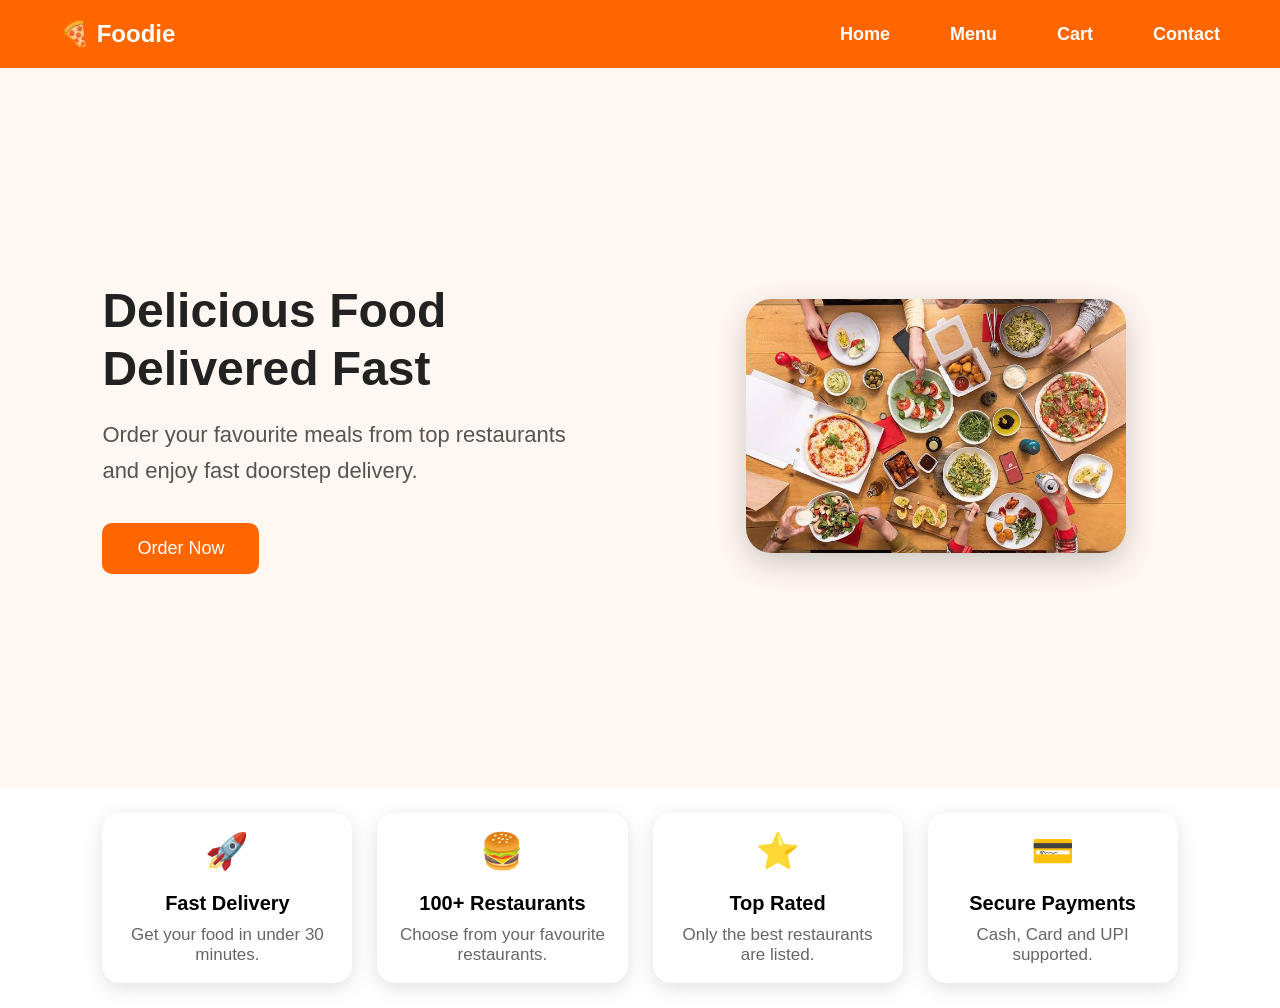
<file: index.html>
<!DOCTYPE html>
<html lang="en">
<head>
    <meta charset="UTF-8">
    <meta name="viewport" content="width=device-width, initial-scale=1.0">
    <title>Foodie</title>

    <link rel="stylesheet" href="./css/style.css">
    <script src="./js/script.js" defer></script>
</head>

<body>

<nav>
    <h2>🍕 Foodie</h2>

    <ul>
        <li><a href="index.html">Home</a></li>
        <li><a href="menu.html">Menu</a></li>
        <li><a href="cart.html">Cart</a></li>
        <li><a href="contact.html">Contact</a></li>
    </ul>
</nav>

<section class="hero">

    <div class="hero-left">

        <h1>Delicious Food Delivered Fast</h1>

        <p>
            Order your favourite meals from top restaurants and
            enjoy fast doorstep delivery.
        </p>

        <a href="menu.html">
            <button class="btn">Order Now</button>
        </a>

        

    </div>

    <div class="hero-right">

        <img src="./images/hero.png" alt="Food">

    </div>

</section>

<section class="features">

    <div class="feature-card">
        🚀
        <h3>Fast Delivery</h3>
        <p>Get your food in under 30 minutes.</p>
    </div>

    <div class="feature-card">
        🍔
        <h3>100+ Restaurants</h3>
        <p>Choose from your favourite restaurants.</p>
    </div>

    <div class="feature-card">
        ⭐
        <h3>Top Rated</h3>
        <p>Only the best restaurants are listed.</p>
    </div>

    <div class="feature-card">
        💳
        <h3>Secure Payments</h3>
        <p>Cash, Card and UPI supported.</p>
    </div>

</section>

</bod

</body>

</html>
</file>
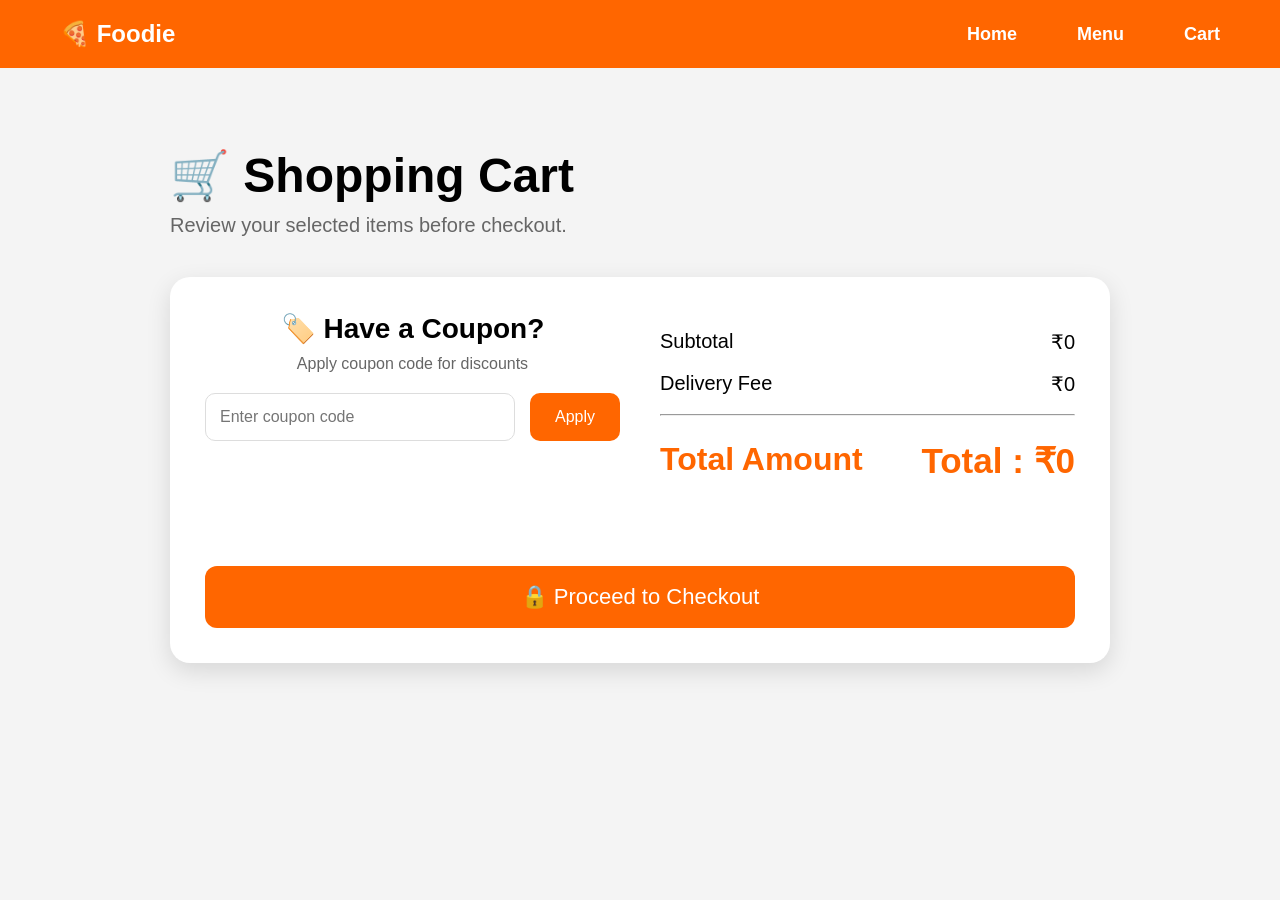
<file: cart.html>
<!DOCTYPE html>
<html lang="en">

<head>
    <meta charset="UTF-8">
    <meta name="viewport" content="width=device-width, initial-scale=1.0">
    <title>Foodie - Cart</title>

    <link rel="stylesheet" href="./css/style.css">
    <script src="./js/script.js" defer></script>
</head>

<body>

    <nav>
        <h2>🍕 Foodie</h2>

        <ul>
            <li><a href="index.html">Home</a></li>
            <li><a href="menu.html">Menu</a></li>
            <li><a href="cart.html">Cart</a></li>
        </ul>
    </nav>
<section class="cart-page">
<div class="cart-header">

    <h1>🛒 Shopping Cart</h1>

</div>

    <p class="cart-subtitle">
        Review your selected items before checkout.
    </p>

    <div id="cart-items"></div>

<div class="cart-summary">

    <div class="coupon-section">

        <h3>🏷️ Have a Coupon?</h3>

        <p>Apply coupon code for discounts</p>

        <div class="coupon-box">

            <input
                type="text"
                placeholder="Enter coupon code">

            <button>Apply</button>

        </div>

    </div>

    <div class="bill-section">

        <div class="bill-row">

            <span>Subtotal</span>

            <span id="subtotal">₹0</span>

        </div>

        <div class="bill-row">

            <span>Delivery Fee</span>

            <span>₹0</span>

        </div>

        <hr>

        <div class="bill-total">

            <span>Total Amount</span>

            <span id="total">₹0</span>

        </div>

    </div>

    <button
        class="checkout-btn"
        onclick="goToCheckout()">

        🔒 Proceed to Checkout

    </button>

</div>

</section>
</body>

</html>
</file>
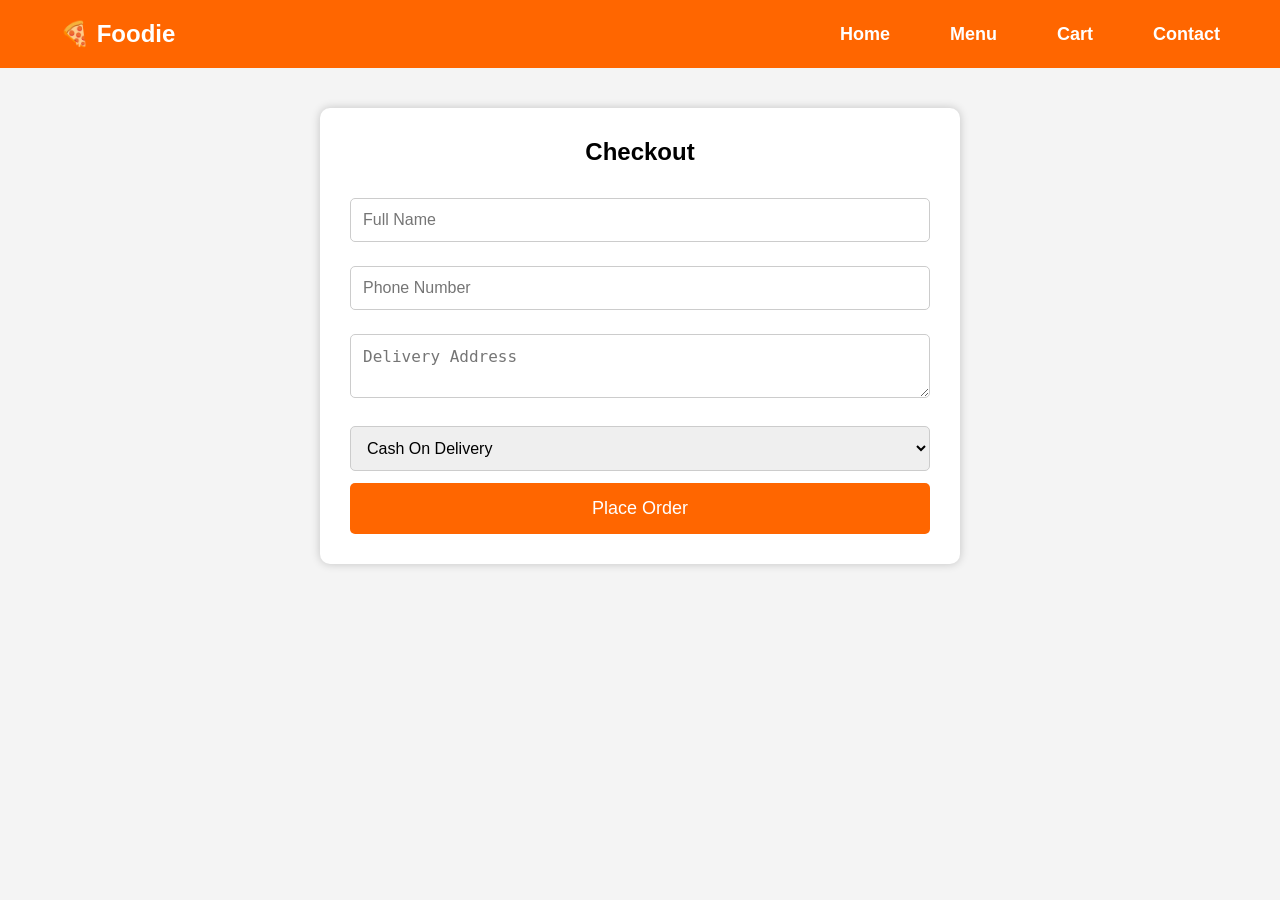
<file: checkout.html>
<!DOCTYPE html>
<html lang="en">

<head>
    <meta charset="UTF-8">
    <meta name="viewport" content="width=device-width, initial-scale=1.0">
    <title>Checkout - Foodie</title>

    <link rel="stylesheet" href="./css/style.css">
    <script src="./js/script.js" defer></script>
</head>

<body>

    <nav>
        <h2>🍕 Foodie</h2>

        <ul>
            <li><a href="index.html">Home</a></li>
            <li><a href="menu.html">Menu</a></li>
            <li><a href="cart.html">Cart</a></li>
           <li> <a href="contact.html">Contact</a></li>
        </ul>
    </nav>

    <section class="checkout">

        <h1>Checkout</h1>

        <form id="checkoutForm">

            <input type="text" id="name" placeholder="Full Name" required>

            <input type="text" id="phone" placeholder="Phone Number" required>

            <textarea id="address" placeholder="Delivery Address" required></textarea>

            <select id="paymentMethod" required>
    <option value="COD">Cash On Delivery</option>
    <option value="UPI">UPI</option>
    <option value="Card">Credit / Debit Card</option>
    <option value="NetBanking">Net Banking</option>
</select>

            <button type="submit">Place Order</button>

        </form>

    </section>

</body>

</html>
</file>
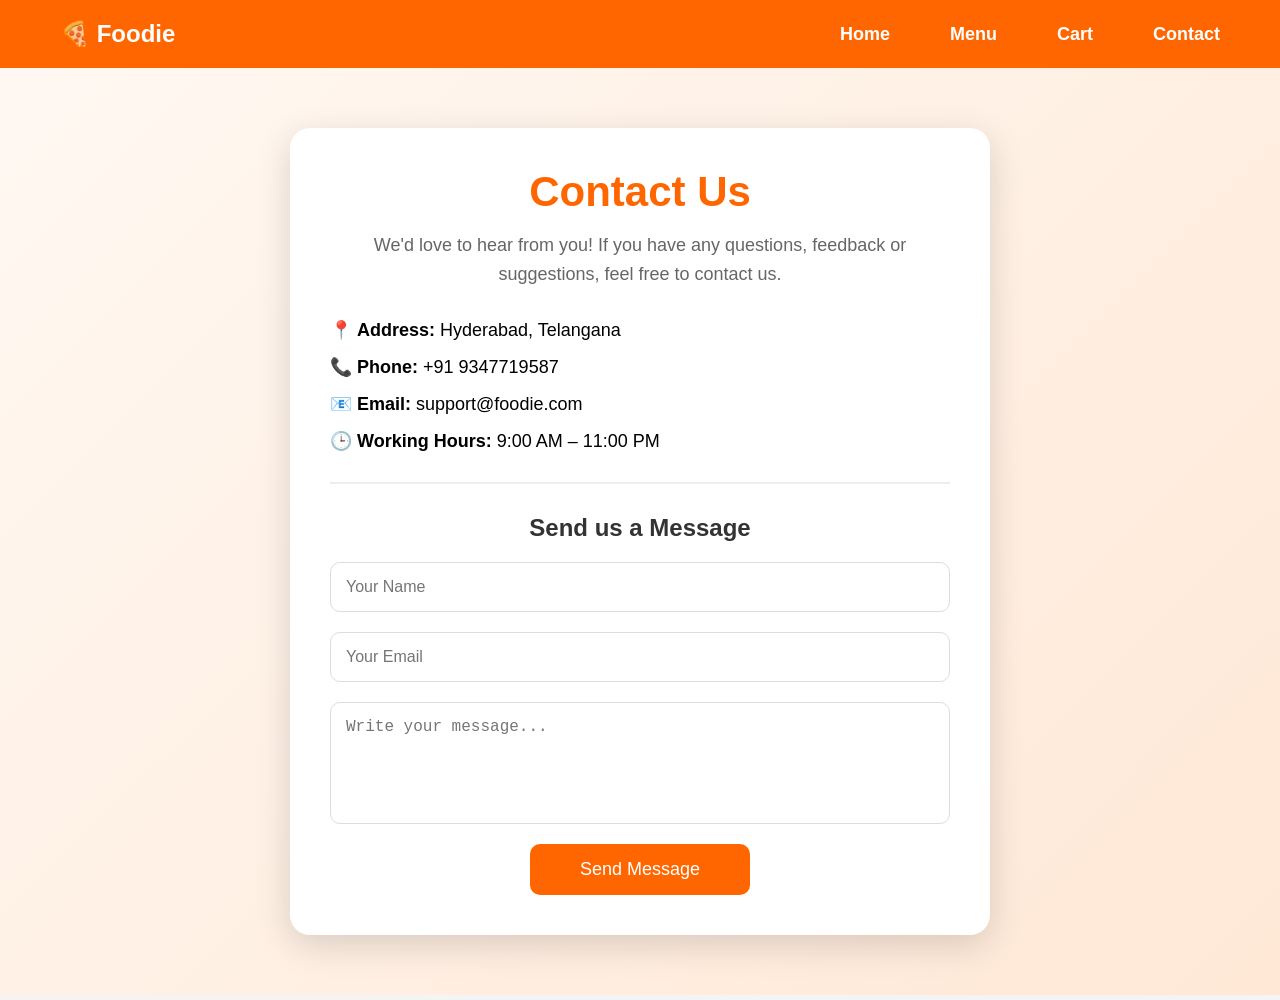
<file: contact.html>
<!DOCTYPE html>
<html lang="en">
<head>
    <meta charset="UTF-8">
    <meta name="viewport" content="width=device-width, initial-scale=1.0">
    <title>Contact | Foodie</title>

    <link rel="stylesheet" href="./css/style.css">
</head>

<body>

<!-- Navigation -->

<nav>

    <h2>🍕 Foodie</h2>

    <ul>
        <li><a href="index.html">Home</a></li>
        <li><a href="menu.html">Menu</a></li>
        <li><a href="cart.html">Cart</a></li>
        <li><a href="contact.html">Contact</a></li>
    </ul>

</nav>

<section class="contact">

    <div class="contact-card">

        <h1>Contact Us</h1>

        <p class="contact-subtitle">
            We'd love to hear from you! If you have any questions,
            feedback or suggestions, feel free to contact us.
        </p>

        <div class="contact-info">

            <p>📍 <strong>Address:</strong> Hyderabad, Telangana</p>

            <p>📞 <strong>Phone:</strong> +91 9347719587</p>

            <p>📧 <strong>Email:</strong> support@foodie.com</p>

            <p>🕒 <strong>Working Hours:</strong> 9:00 AM – 11:00 PM</p>

        </div>

        <hr>

        <h2>Send us a Message</h2>

        <form>

            <input type="text"
                   placeholder="Your Name"
                   required>

            <input type="email"
                   placeholder="Your Email"
                   required>

            <textarea
                rows="5"
                placeholder="Write your message..."
                required></textarea>

            <button class="btn">
                Send Message
            </button>

        </form>

    </div>

</section>

</body>
</html>
</file>
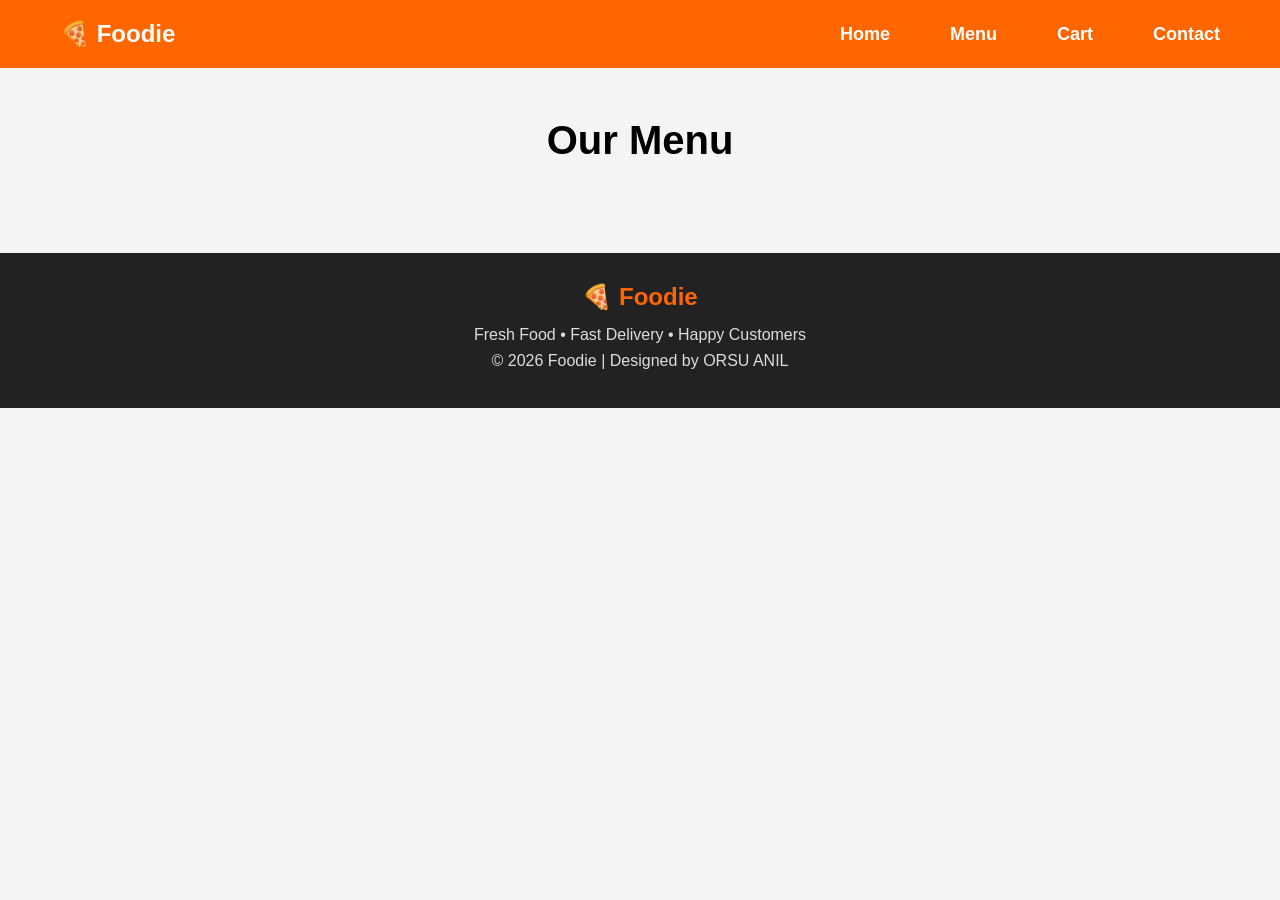
<file: menu.html>
<!DOCTYPE html>
<html lang="en">

<head>
    <meta charset="UTF-8">
    <meta name="viewport" content="width=device-width, initial-scale=1.0">
    <title>Foodie - Menu</title>

    <link rel="stylesheet" href="./css/style.css">
    <script src="./js/script.js" defer></script>
</head>

<body>

    <!-- Navigation -->
    <nav>
        <h2>🍕 Foodie</h2>

        <ul>
            <li><a href="index.html">Home</a></li>
            <li><a href="menu.html">Menu</a></li>
            <li><a href="cart.html">Cart</a></li>
           <li><a href="contact.html">Contact</a></li>
        </ul>
    </nav>

    <!-- Menu -->
    <section class="menu">

        <h1>Our Menu</h1>

        <!-- Restaurants/Food Items will be loaded from Spring Boot -->
        <div class="menu-container" id="menu-container">

        </div>

    </section>
    

</body>
<footer class="footer">

    <div class="footer-content">

        <h2>🍕 Foodie</h2>

        <p>Fresh Food • Fast Delivery • Happy Customers</p>

        <p>© 2026 Foodie | Designed by ORSU ANIL</p>

    </div>

</footer>

</html>
</file>
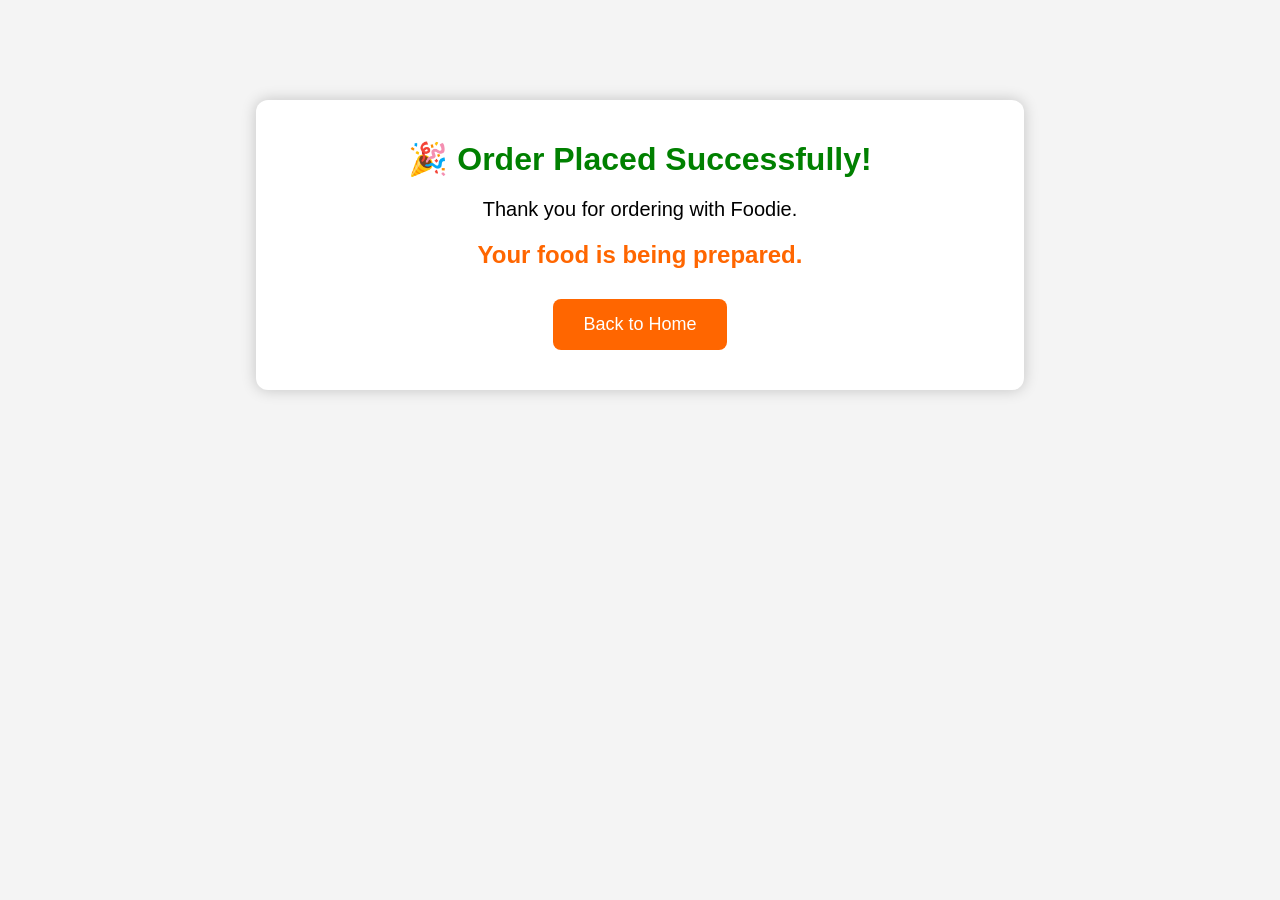
<file: success.html>
<!DOCTYPE html>
<html lang="en">
<head>
    <meta charset="UTF-8">
    <meta name="viewport" content="width=device-width, initial-scale=1.0">
    <title>Order Success</title>

    <link rel="stylesheet" href="./css/style.css">
</head>
<body>

    <div class="success">

        <h1>🎉 Order Placed Successfully!</h1>

        <p>Thank you for ordering with Foodie.</p>

        <h2>Your food is being prepared.</h2>

        <a href="index.html">
            <button>Back to Home</button>
        </a>

    </div>

</body>
</html>
</file>
<file: css/style.css>
/* Reset */
*{
    margin:0;
    padding:0;
    box-sizing:border-box;
}

body{
    font-family:Arial, Helvetica, sans-serif;
    background:#f4f4f4;
}

/* Navigation */

nav{
    background:#ff6600;
    color:white;
    display:flex;
    justify-content:space-between;
    align-items:center;
    padding:20px 60px;
}

nav h2{
    color:white;
}
nav ul {
    display: flex;
    list-style: none;
    gap: 30px;
}

nav ul li a {
    text-decoration: none;
    color: white;
    font-size: 22px;
    font-weight: bold;
}

nav ul li a:hover {
    color: yellow;
}

nav ul li{
    margin-left:30px;
}

nav ul li a{
    color:white;
    text-decoration:none;
    font-size:18px;
    font-weight:bold;
}

nav ul li a:hover{
    color:yellow;
}

/* Hero */

.hero{
    display:flex;
    justify-content:space-between;
    align-items:center;
    padding:80px;
    min-height:6cm;
    background:#fff8f2;
}

.hero-text{
    flex:1;
    padding-right:50px;
}

.hero-text h1{
    font-size:70px;
    line-height:1.1;
    margin-bottom:25px;
    max-width:700px;
}

.hero-text p{
    font-size:24px;
    color:#555;
    line-height:1.6;
    margin-bottom:35px;
    max-width:600px;
}

.hero-image{
    flex:1;
    text-align:center;
}

.hero-image img{
    width:100%;
    max-width:550px;
    border-radius:20px;
}

/* Menu */

.menu{
    padding:50px;
    text-align:center;
}

.menu h1{
    margin-bottom:40px;
    font-size:40px;
}

/* Food Cards */

.menu-container{
    display:grid;
    grid-template-columns:repeat(auto-fit,minmax(250px,1fr));
    gap:30px;
}

.food-card{
    background:white;
    padding:25px;
    border-radius:12px;
    box-shadow:0 5px 15px rgba(0,0,0,0.2);
    transition:0.3s;
}

.food-card:hover{
    transform:translateY(-10px);
    box-shadow:0 15px 35px rgba(0,0,0,0.2);
}

.food-card h2{
    margin-bottom:15px;
}

.food-card p{
    margin-bottom:15px;
    color:#666;
}

.food-card h3{
    color:#ff6600;
    margin-bottom:20px;
}

.food-card button{
    background:#ff6600;
    color:white;
    border:none;
    padding:12px 25px;
    border-radius:8px;
    cursor:pointer;
}

.food-card button:hover{
    background:#e65c00;
}

/* Checkout */

.checkout{
    width:50%;
    margin:40px auto;
    background:white;
    padding:30px;
    border-radius:10px;
    box-shadow:0 0 10px rgba(0,0,0,0.2);
}

.checkout h1{
    text-align:center;
    margin-bottom:20px;
}

.checkout input,
.checkout textarea,
.checkout select{

    width:100%;
    padding:12px;
    margin:12px 0;
    border:1px solid #ccc;
    border-radius:5px;
    font-size:16px;
}

.checkout button{

    width:100%;
    padding:15px;
    background:#ff6600;
    color:white;
    border:none;
    border-radius:5px;
    font-size:18px;
    cursor:pointer;
}

.checkout button:hover{
    background:#e65c00;
}

/* Success Page */

.success{
    width:60%;
    margin:100px auto;
    text-align:center;
    background:white;
    padding:40px;
    border-radius:12px;
    box-shadow:0 0 15px rgba(0,0,0,0.2);
}

.success h1{
    color:green;
    margin-bottom:20px;
}

.success p{
    font-size:20px;
    margin-bottom:20px;
}

.success h2{
    color:#ff6600;
    margin-bottom:30px;
}

.success button{
    padding:15px 30px;
    border:none;
    background:#ff6600;
    color:white;
    font-size:18px;
    border-radius:8px;
    cursor:pointer;
}

.success button:hover{
    background:#e65c00;
}

.food-image{
    width:100%;
    height:200px;
    object-fit:cover;
    border-radius:10px;
    margin-bottom:15px;
}

/* ================= HOME PAGE ================= */

.hero{
    display:flex;
    justify-content:space-between;
    align-items:center;
    padding:40px 8%;
    background:#fff8f2;
    min-height:80vh;
}

.hero-left{
    width:45%;
}

.hero-left h1{
    font-size:48px;
    line-height:1.2;
    color:#222;
    margin-bottom:20px;
}

.hero-left p{
    font-size:22px;
    color:#555;
    line-height:1.6;
    margin-bottom:35px;
}

.hero-right{
    width:45%;
    text-align:center;
}

.hero-right img{
    width:100%;
    max-width:380px;
    border-radius:25px;
    box-shadow:0 10px 30px rgba(0,0,0,0.2);
}

.btn,
.btn2{
    padding:15px 35px;
    border:none;
    border-radius:10px;
    font-size:18px;
    cursor:pointer;
    margin-right:15px;
    transition:.3s;
}

.btn{
    background:#ff6600;
    color:white;
}

.btn:hover{
    background:#e65c00;
}

.btn2{
    background:white;
    color:#ff6600;
    border:2px solid #ff6600;
}

.btn2:hover{
    background:#ff6600;
    color:white;
}

/* ================= FEATURES ================= */

.features{
    display:grid;
    grid-template-columns:repeat(4,1fr);
    gap:25px;
    padding:25px 8%;
    background:#ffffff;
}

.feature-card{
    background:#fff;
    border-radius:18px;
    text-align:center;
    padding:18px;
    box-shadow:0 5px 20px rgba(0,0,0,.12);
    transition:.3s;
    font-size:35px;
}

.feature-card:hover{
    transform:translateY(-8px);
}

.feature-card h3{
    font-size:20px;
    margin:20px 0 10px;
}

.feature-card p{
    color:#666;
    font-size:17px;
}
/* Footer */

.footer{
    background:#222;
    color:white;
    text-align:center;
    padding:30px 20px;
}

.footer h2{
    color:#ff6600;
    margin-bottom:15px;
}

.footer p{
    margin:8px 0;
    color:#ddd;
}

.footer hr{
    margin:20px auto;
    width:60%;
    border:0.5px solid #555;
}
/* Contact Page */

.contact{
    display:flex;
    justify-content:center;
    align-items:center;
    min-height:85vh;
    background:#fff8f2;
    padding:40px;
}

.contact-card{
    background:#fff;
    width:650px;
    padding:40px;
    border-radius:20px;
    box-shadow:0 10px 30px rgba(0,0,0,0.15);
    text-align:center;
}

.contact-card h1{
    color:#ff6600;
    margin-bottom:20px;
    font-size:40px;
}

.contact-text{
    color:#555;
    font-size:18px;
    margin-bottom:30px;
    line-height:1.6;
}

.contact-details{
    text-align:left;
    margin-bottom:30px;
}

.contact-details p{
    font-size:18px;
    margin:15px 0;
}
/* ================= CONTACT PAGE ================= */

.contact{
    min-height:90vh;
    display:flex;
    justify-content:center;
    align-items:center;
    background:linear-gradient(135deg,#fff8f2,#ffe8d6);
    padding:60px 20px;
}

.contact-card{
    width:700px;
    background:#fff;
    padding:40px;
    border-radius:20px;
    box-shadow:0 10px 35px rgba(0,0,0,0.15);
    text-align:center;
}

.contact-card h1{
    color:#ff6600;
    font-size:42px;
    margin-bottom:15px;
}

.contact-subtitle{
    color:#666;
    font-size:18px;
    line-height:1.6;
    margin-bottom:30px;
}

.contact-info{
    text-align:left;
    margin-bottom:25px;
}

.contact-info p{
    font-size:18px;
    margin:15px 0;
}

.contact-card hr{
    margin:30px 0;
    border:1px solid #eee;
}

.contact-card h2{
    margin-bottom:20px;
    color:#333;
}

.contact-card form{
    display:flex;
    flex-direction:column;
}

.contact-card input,
.contact-card textarea{

    padding:15px;
    margin-bottom:20px;

    border:1px solid #ddd;
    border-radius:10px;

    font-size:16px;
    outline:none;

    transition:0.3s;
}

.contact-card input:focus,
.contact-card textarea:focus{

    border-color:#ff6600;

    box-shadow:0 0 10px rgba(255,102,0,.25);
}

.contact-card textarea{

    resize:none;
}

.contact-card button{

    width:220px;
    margin:auto;
}
/* ================= CART PAGE ================= */

.cart-page{

    max-width:1000px;

    margin:50px auto;

    padding:30px;
}

.cart-page h1{

    font-size:45px;

    margin-bottom:10px;
}

.cart-subtitle{

    color:#666;

    font-size:20px;

    margin-bottom:35px;
}

.cart-item{

    display:flex;

    justify-content:space-between;

    align-items:center;

    background:white;

    padding:20px;

    margin-bottom:20px;

    border-radius:15px;

    box-shadow:0 5px 20px rgba(0,0,0,.12);

    transition:.3s;
}

.cart-item:hover{

    transform:translateY(-5px);
}

.cart-item p{

    font-size:22px;

    font-weight:bold;
}

.cart-item button{

    background:#ff4444;

    color:white;

    border:none;

    padding:10px 18px;

    border-radius:8px;

    cursor:pointer;

    transition:.3s;
}

.cart-item button:hover{

    background:#cc0000;
}

.cart-summary{

    background:white;

    margin-top:40px;

    padding:30px;

    border-radius:15px;

    text-align:center;

    box-shadow:0 5px 20px rgba(0,0,0,.12);
}

#total{

    font-size:35px;

    color:#ff6600;

    margin-bottom:25px;
}

.checkout-btn{

    background:#ff6600;

    color:white;

    border:none;

    padding:16px 45px;

    font-size:20px;

    border-radius:10px;

    cursor:pointer;

    transition:.3s;
}

.checkout-btn:hover{

    background:#e65c00;

    transform:scale(1.05);
}
.cart-header{

    display:flex;

    align-items:center;

    gap:15px;

    margin-bottom:10px;
}

.cart-header h1{

    font-size:48px;

    margin:0;
}
/* ================= CART SUMMARY ================= */

.cart-summary{

    display:grid;

    grid-template-columns:1fr 1fr;

    gap:40px;

    background:white;

    padding:35px;

    margin-top:40px;

    border-radius:20px;

    box-shadow:0 8px 25px rgba(0,0,0,.12);
}

.coupon-section h3{

    font-size:28px;

    margin-bottom:10px;
}

.coupon-section p{

    color:#666;

    margin-bottom:20px;
}

.coupon-box{

    display:flex;

    gap:15px;
}

.coupon-box input{

    flex:1;

    padding:14px;

    border:1px solid #ddd;

    border-radius:10px;

    font-size:16px;
}

.coupon-box button{

    background:#ff6600;

    color:white;

    border:none;

    padding:14px 25px;

    border-radius:10px;

    cursor:pointer;

    font-size:16px;
}

.bill-row{

    display:flex;

    justify-content:space-between;

    margin:18px 0;

    font-size:20px;
}

.bill-total{

    display:flex;

    justify-content:space-between;

    margin-top:25px;

    font-size:32px;

    font-weight:bold;

    color:#ff6600;
}

.checkout-btn{

    grid-column:1/3;

    width:100%;

    padding:18px;

    margin-top:20px;

    background:#ff6600;

    color:white;

    border:none;

    border-radius:12px;

    font-size:22px;

    cursor:pointer;

    transition:.3s;
}

.checkout-btn:hover{

    background:#e65c00;

    transform:scale(1.02);
}
</file>
